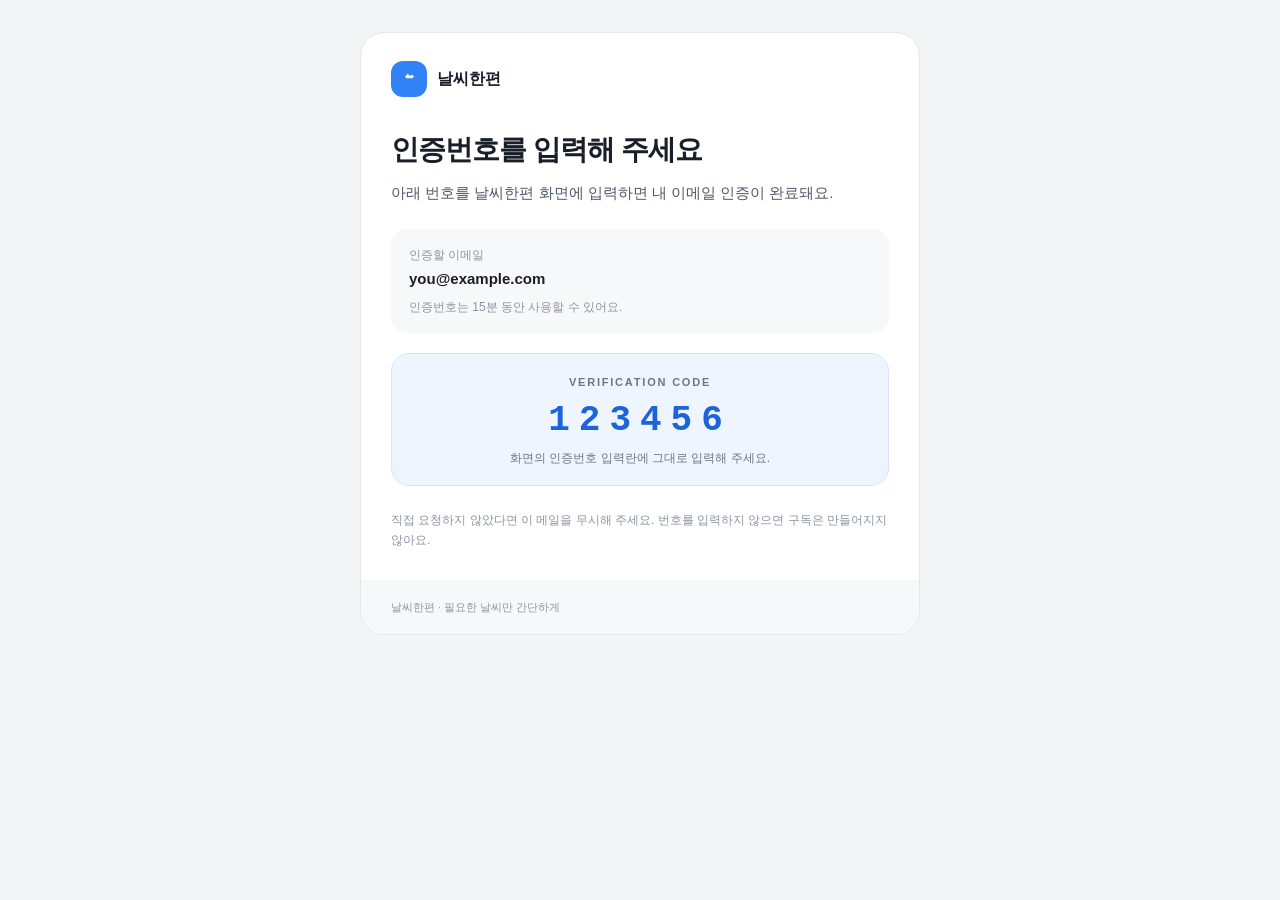
<file: src/main/resources/templates/email-verification-mail.html>
<!doctype html>
<html lang="ko" xmlns:th="http://www.thymeleaf.org">
<head>
    <meta charset="UTF-8">
    <meta name="viewport" content="width=device-width, initial-scale=1.0">
    <meta name="color-scheme" content="light only">
    <title>날씨한편 이메일 인증</title>
</head>
<body bgcolor="#f2f4f6" style="margin:0;padding:0;background-color:#f2f4f6;color:#191f28;font-family:'Malgun Gothic','Apple SD Gothic Neo',Arial,sans-serif;">
<div style="display:none;max-height:0;overflow:hidden;mso-hide:all;color:#f2f4f6;font-size:1px;line-height:1px;">날씨한편 인증번호를 입력해 15분 안에 이메일 인증을 완료해 주세요.</div>
<table role="presentation" width="100%" cellpadding="0" cellspacing="0" border="0" bgcolor="#f2f4f6" style="width:100%;border-collapse:collapse;background-color:#f2f4f6;">
    <tr>
        <td align="center" style="padding:32px 16px;">
            <table role="presentation" width="560" cellpadding="0" cellspacing="0" border="0" bgcolor="#ffffff" style="width:100%;max-width:560px;border-collapse:separate;border-spacing:0;border:1px solid #e5e8eb;border-radius:24px;background-color:#ffffff;">
                <tr>
                    <td style="padding:28px 30px 0;">
                        <table role="presentation" cellpadding="0" cellspacing="0" border="0">
                            <tr>
                                <td width="36" height="36" align="center" valign="middle" bgcolor="#3182f6" style="width:36px;height:36px;border-radius:12px;background-color:#3182f6;color:#ffffff;font-size:18px;line-height:36px;">☁</td>
                                <td style="padding-left:10px;color:#191f28;font-size:16px;line-height:22px;font-weight:700;">날씨한편</td>
                            </tr>
                        </table>
                    </td>
                </tr>
                <tr>
                    <td style="padding:34px 30px 30px;">
                        <h1 style="margin:0;color:#191f28;font-size:28px;line-height:38px;font-weight:700;letter-spacing:-1px;word-break:keep-all;">인증번호를 입력해 주세요</h1>
                        <p style="margin:12px 0 0;color:#4e5968;font-size:15px;line-height:24px;word-break:keep-all;overflow-wrap:break-word;">아래 번호를 날씨한편 화면에 입력하면 내 이메일 인증이 완료돼요.</p>

                        <table role="presentation" width="100%" cellpadding="0" cellspacing="0" border="0" bgcolor="#f7f8fa" style="width:100%;margin-top:24px;border-collapse:separate;border-radius:16px;background-color:#f7f8fa;">
                            <tr>
                                <td style="padding:17px 18px;">
                                    <div style="color:#8b95a1;font-size:12px;line-height:18px;">인증할 이메일</div>
                                    <div th:text="${email}" style="padding-top:4px;color:#191f28;font-size:15px;line-height:22px;font-weight:700;word-break:break-all;">you@example.com</div>
                                    <div style="padding-top:8px;color:#8b95a1;font-size:12px;line-height:18px;">인증번호는 15분 동안 사용할 수 있어요.</div>
                                </td>
                            </tr>
                        </table>

                        <table role="presentation" width="100%" cellpadding="0" cellspacing="0" border="0" bgcolor="#eef5ff" style="width:100%;margin-top:20px;border-collapse:separate;border:1px solid #d6e5ff;border-radius:18px;background-color:#eef5ff;">
                            <tr>
                                <td align="center" style="padding:20px 16px 18px;border-radius:18px;">
                                    <div style="color:#6b7684;font-size:11px;line-height:17px;font-weight:700;letter-spacing:1.8px;">VERIFICATION CODE</div>
                                    <div th:text="${verificationCode}" style="padding-top:8px;color:#1b64da;font-size:36px;line-height:44px;font-weight:800;letter-spacing:9px;font-family:'Courier New',monospace;">123456</div>
                                    <div style="padding-top:6px;color:#6b7684;font-size:12px;line-height:18px;">화면의 인증번호 입력란에 그대로 입력해 주세요.</div>
                                </td>
                            </tr>
                        </table>

                        <p style="margin:24px 0 0;color:#8b95a1;font-size:12px;line-height:20px;word-break:keep-all;">직접 요청하지 않았다면 이 메일을 무시해 주세요. 번호를 입력하지 않으면 구독은 만들어지지 않아요.</p>
                    </td>
                </tr>
                <tr>
                    <td bgcolor="#f7f8fa" style="padding:18px 30px;border-radius:0 0 24px 24px;background-color:#f7f8fa;color:#8b95a1;font-size:11px;line-height:18px;">날씨한편 · 필요한 날씨만 간단하게</td>
                </tr>
            </table>
        </td>
    </tr>
</table>
</body>
</html>
</file>
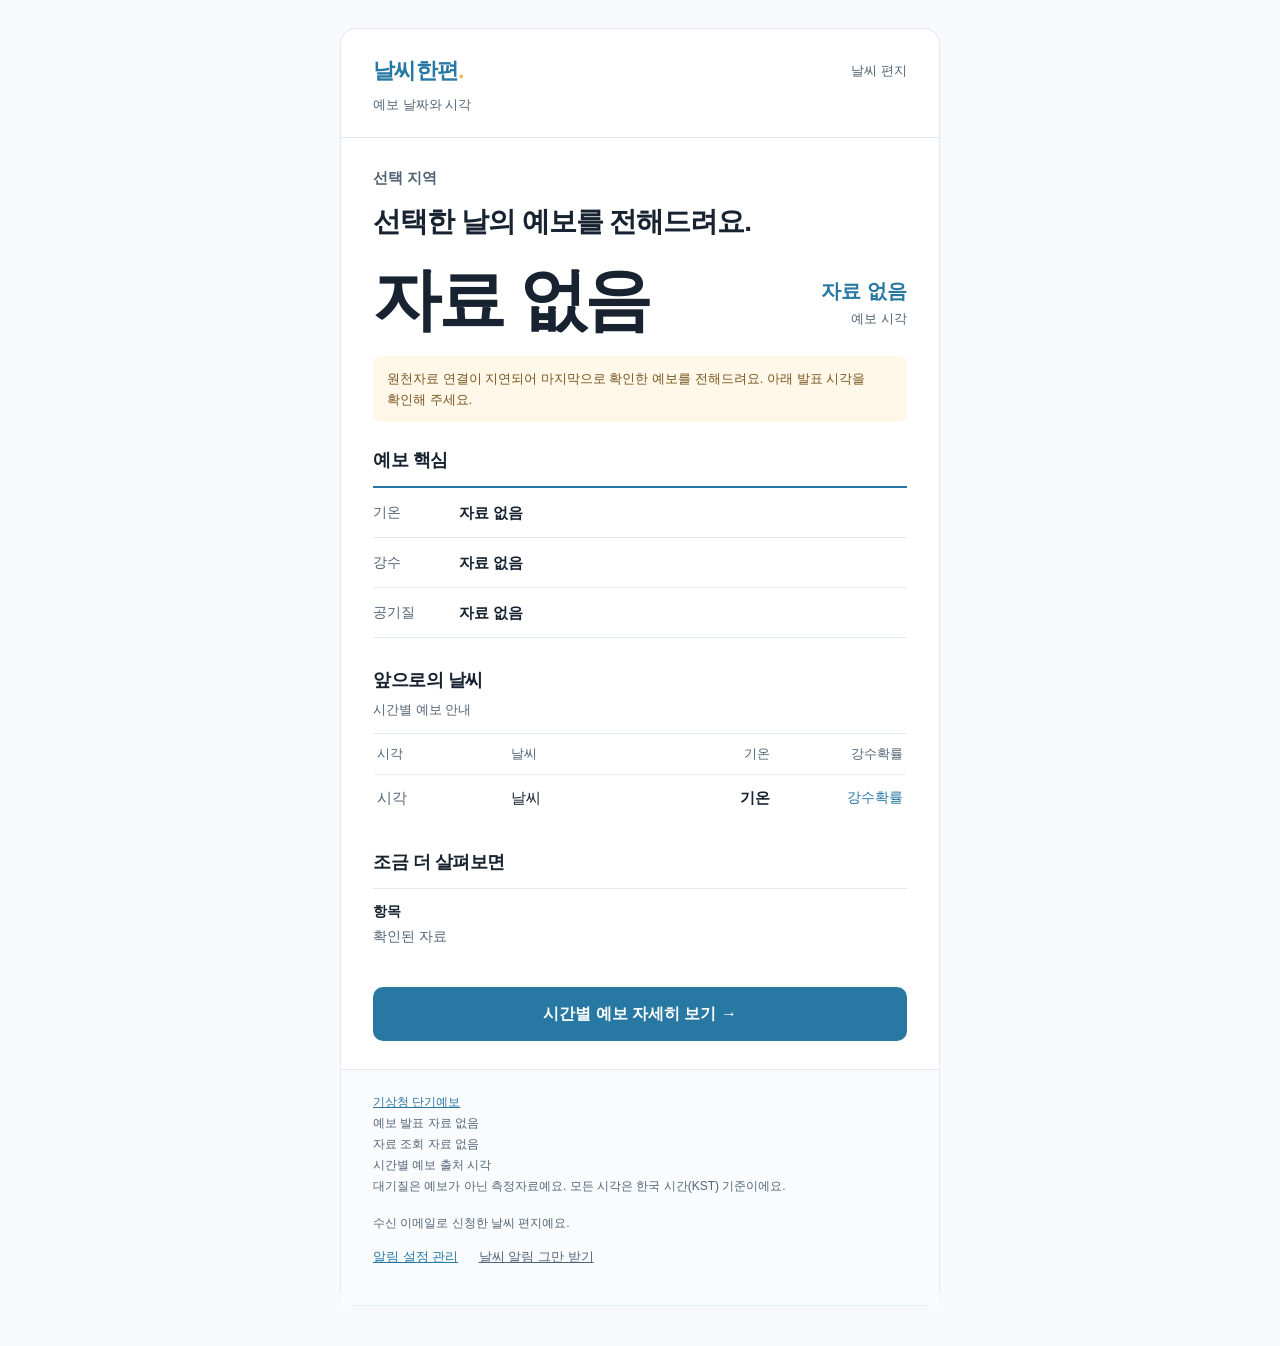
<file: src/main/resources/templates/weather-mail.html>
<!DOCTYPE html>
<html xmlns:th="http://www.thymeleaf.org" lang="ko">
<head>
    <meta charset="UTF-8">
    <meta name="viewport" content="width=device-width, initial-scale=1">
    <meta name="color-scheme" content="light">
    <title th:text="|날씨한편 · ${briefing.editionLabel}|">날씨한편 · 날씨 편지</title>
    <style>
        @media screen and (max-width:620px) {
            .outer-pad { padding:12px 8px 24px !important; }
            .letter-pad { padding-right:20px !important; padding-left:20px !important; }
            .letter-title { font-size:25px !important; line-height:36px !important; }
            .temperature { font-size:58px !important; line-height:68px !important; }
            .hour-value { font-size:14px !important; }
            .hour-cell { padding-right:3px !important; padding-left:3px !important; }
        }
        .temperature-missing { font-size:30px !important;line-height:44px !important;letter-spacing:-1px !important;white-space:normal !important; }
        a:focus-visible { outline:3px solid #2878a4; outline-offset:3px; }
    </style>
</head>
<body style="margin:0;padding:0;background:#f7f9fc;color:#172330;font-family:'Apple SD Gothic Neo','Malgun Gothic',Arial,sans-serif;-webkit-text-size-adjust:100%;">
<div th:text="${briefing.headline}" style="display:none;max-height:0;overflow:hidden;mso-hide:all;font-size:1px;line-height:1px;">날씨 편지</div>
<table role="presentation" width="100%" cellspacing="0" cellpadding="0" border="0" bgcolor="#f7f9fc" style="width:100%;border-collapse:collapse;">
    <tr><td class="outer-pad" align="center" style="padding:28px 12px 40px;">
        <table role="presentation" width="600" cellspacing="0" cellpadding="0" border="0" bgcolor="#ffffff" style="width:100%;max-width:600px;border-collapse:separate;border-spacing:0;border:1px solid #e2e9ef;border-radius:16px;background:#ffffff;">
            <tr><td class="letter-pad" style="padding:27px 32px 22px;border-bottom:1px solid #e2e9ef;">
                <table role="presentation" width="100%" cellspacing="0" cellpadding="0" border="0" style="width:100%;border-collapse:collapse;">
                    <tr>
                        <td style="color:#2878a4;font-size:22px;font-weight:800;line-height:30px;letter-spacing:-.7px;">날씨한편<span style="color:#edb850;">.</span></td>
                        <td align="right" th:text="${briefing.editionLabel}" style="padding-left:12px;color:#526577;font-size:13px;line-height:20px;">날씨 편지</td>
                    </tr>
                </table>
                <div th:text="|${briefing.dateLabel} · ${briefing.forecastTimeLabel}|" style="padding-top:9px;color:#526577;font-size:13px;line-height:20px;">예보 날짜와 시각</div>
            </td></tr>

            <tr><td class="letter-pad" style="padding:28px 32px 24px;">
                <div th:text="${locationName}" style="color:#526577;font-size:15px;line-height:24px;font-weight:600;word-break:keep-all;overflow-wrap:anywhere;">선택 지역</div>
                <h1 class="letter-title" th:text="${briefing.headline}" style="margin:12px 0 18px;color:#172330;font-size:28px;line-height:40px;letter-spacing:-1px;font-weight:750;word-break:keep-all;overflow-wrap:anywhere;">선택한 날의 예보를 전해드려요.</h1>
                <table role="presentation" width="100%" cellspacing="0" cellpadding="0" border="0" style="width:100%;border-collapse:collapse;">
                    <tr>
                        <td class="temperature" th:classappend="${briefing.temperature == '자료 없음' ? 'temperature-missing' : ''}" th:text="${briefing.temperature}" style="color:#172330;font-size:68px;line-height:78px;letter-spacing:-3px;font-weight:700;white-space:nowrap;">자료 없음</td>
                        <td align="right" valign="bottom" style="padding:0 0 9px 12px;">
                            <div th:text="${briefing.condition}" style="color:#2878a4;font-size:20px;line-height:29px;font-weight:650;word-break:keep-all;">자료 없음</div>
                            <div th:text="${briefing.forecastTimeLabel}" style="padding-top:3px;color:#526577;font-size:13px;line-height:20px;">예보 시각</div>
                        </td>
                    </tr>
                </table>
                <div th:if="${briefing.fallback}" role="note" style="margin-top:18px;padding:12px 14px;background:#fff7e8;color:#795520;font-size:13px;line-height:21px;border-radius:8px;word-break:keep-all;">원천자료 연결이 지연되어 마지막으로 확인한 예보를 전해드려요. 아래 발표 시각을 확인해 주세요.</div>
            </td></tr>

            <tr><td class="letter-pad" style="padding:0 32px 28px;">
                <h2 th:text="${briefing.summaryLabel}" style="margin:0 0 12px;color:#172330;font-size:18px;line-height:28px;letter-spacing:-.5px;font-weight:700;">예보 핵심</h2>
                <table role="presentation" width="100%" cellspacing="0" cellpadding="0" border="0" style="width:100%;border-collapse:collapse;border-top:2px solid #2878a4;">
                    <tr>
                        <td width="72" valign="top" style="padding:13px 14px 13px 0;border-bottom:1px solid #e2e9ef;color:#526577;font-size:14px;line-height:23px;white-space:nowrap;">기온</td>
                        <td th:text="${briefing.temperatureSummary}" style="padding:13px 0;border-bottom:1px solid #e2e9ef;color:#172330;font-size:15px;line-height:23px;font-weight:600;word-break:keep-all;">자료 없음</td>
                    </tr>
                    <tr>
                        <td width="72" valign="top" style="padding:13px 14px 13px 0;border-bottom:1px solid #e2e9ef;color:#526577;font-size:14px;line-height:23px;white-space:nowrap;">강수</td>
                        <td th:text="${briefing.precipitationSummary}" style="padding:13px 0;border-bottom:1px solid #e2e9ef;color:#172330;font-size:15px;line-height:23px;font-weight:600;word-break:keep-all;">자료 없음</td>
                    </tr>
                    <tr>
                        <td width="72" valign="top" style="padding:13px 14px 13px 0;border-bottom:1px solid #e2e9ef;color:#526577;font-size:14px;line-height:23px;white-space:nowrap;">공기질</td>
                        <td th:text="${briefing.airQualitySummary}" style="padding:13px 0;border-bottom:1px solid #e2e9ef;color:#172330;font-size:15px;line-height:23px;font-weight:600;word-break:keep-all;">자료 없음</td>
                    </tr>
                </table>
            </td></tr>

            <tr><td class="letter-pad" style="padding:0 32px 28px;">
                <h2 style="margin:0 0 5px;color:#172330;font-size:18px;line-height:28px;letter-spacing:-.5px;font-weight:700;">앞으로의 날씨</h2>
                <p th:text="${briefing.hourlyNotice}" style="margin:0 0 13px;color:#526577;font-size:13px;line-height:21px;word-break:keep-all;">시간별 예보 안내</p>
                <table th:if="${!briefing.hours.isEmpty()}" role="presentation" width="100%" cellspacing="0" cellpadding="0" border="0" style="width:100%;border-collapse:collapse;table-layout:fixed;">
                    <tr>
                        <td class="hour-cell" style="padding:10px 4px;border-top:1px solid #e2e9ef;color:#526577;font-size:13px;line-height:20px;">시각</td>
                        <td class="hour-cell" style="padding:10px 4px;border-top:1px solid #e2e9ef;color:#526577;font-size:13px;line-height:20px;">날씨</td>
                        <td class="hour-cell" align="right" style="padding:10px 4px;border-top:1px solid #e2e9ef;color:#526577;font-size:13px;line-height:20px;">기온</td>
                        <td class="hour-cell" align="right" style="padding:10px 4px;border-top:1px solid #e2e9ef;color:#526577;font-size:13px;line-height:20px;">강수확률</td>
                    </tr>
                    <tr th:each="hour : ${briefing.hours}">
                        <td class="hour-cell hour-value" th:text="${hour.time}" style="padding:11px 4px;border-top:1px solid #edf1f5;color:#526577;font-size:15px;line-height:23px;white-space:nowrap;">시각</td>
                        <td class="hour-cell hour-value" th:text="${hour.condition}" style="padding:11px 4px;border-top:1px solid #edf1f5;color:#172330;font-size:15px;line-height:23px;word-break:keep-all;">날씨</td>
                        <td class="hour-cell hour-value" align="right" th:text="${hour.temperature}" style="padding:11px 4px;border-top:1px solid #edf1f5;color:#172330;font-size:15px;line-height:23px;font-weight:650;white-space:nowrap;">기온</td>
                        <td class="hour-cell hour-value" align="right" th:text="${hour.precipitation}" style="padding:11px 4px;border-top:1px solid #edf1f5;color:#2878a4;font-size:14px;line-height:23px;word-break:keep-all;">강수확률</td>
                    </tr>
                </table>
            </td></tr>

            <tr th:if="${!briefing.details.isEmpty()}"><td class="letter-pad" style="padding:0 32px 28px;">
                <h2 style="margin:0 0 12px;color:#172330;font-size:18px;line-height:28px;letter-spacing:-.5px;font-weight:700;">조금 더 살펴보면</h2>
                <div th:each="detail : ${briefing.details}" style="padding:11px 0;border-top:1px solid #e2e9ef;">
                    <div th:text="${detail.label}" style="color:#172330;font-size:14px;line-height:23px;font-weight:650;">항목</div>
                    <div th:text="${detail.text}" style="padding-top:2px;color:#526577;font-size:14px;line-height:23px;word-break:keep-all;overflow-wrap:anywhere;">확인된 자료</div>
                </div>
            </td></tr>

            <tr><td class="letter-pad" style="padding:0 32px 28px;">
                <table role="presentation" cellspacing="0" cellpadding="0" border="0" width="100%" bgcolor="#2878a4" style="width:100%;border-collapse:separate;border-radius:10px;background:#2878a4;">
                    <tr><td align="center"><a th:href="${dashboardUrl}" href="https://weather.coders.kr" style="display:block;padding:15px 20px;color:#ffffff;font-size:16px;line-height:24px;font-weight:700;text-decoration:none;">시간별 예보 자세히 보기 →</a></td></tr>
                </table>
            </td></tr>

            <tr><td class="letter-pad" style="padding:22px 32px 26px;border-top:1px solid #e2e9ef;background:#fafbfd;">
                <div style="color:#526577;font-size:12px;line-height:21px;word-break:keep-all;">
                    <a th:href="${weather.dataSourceUrl}" href="https://www.weather.go.kr" th:text="${weather.dataSourceName}" style="color:#2878a4;text-decoration:underline;">기상청 단기예보</a><br>
                    예보 발표 <span th:text="${briefing.issuedAtLabel}">자료 없음</span><br>
                    자료 조회 <span th:text="${briefing.fetchedAtLabel}">자료 없음</span><br>
                    <th:block th:if="${!briefing.hourlySourceLabel.isEmpty()}"><span th:text="${briefing.hourlySourceLabel}">시간별 예보 출처 시각</span><br></th:block>
                    대기질은 예보가 아닌 측정자료예요. 모든 시각은 한국 시간(KST) 기준이에요.
                </div>
                <div style="padding-top:16px;color:#526577;font-size:12px;line-height:21px;word-break:keep-all;overflow-wrap:anywhere;"><span th:text="${email}">수신 이메일</span>로 신청한 날씨 편지예요.</div>
                <a th:href="${dashboardUrl}" href="https://weather.coders.kr" style="display:inline-block;padding:12px 16px 12px 0;color:#2878a4;font-size:13px;line-height:21px;text-decoration:underline;">알림 설정 관리</a>
                <a th:href="${unsubscribeUrl}" style="display:inline-block;padding:12px 0;color:#526577;font-size:13px;line-height:21px;text-decoration:underline;">날씨 알림 그만 받기</a>
            </td></tr>
        </table>
    </td></tr>
</table>
</body>
</html>
</file>
